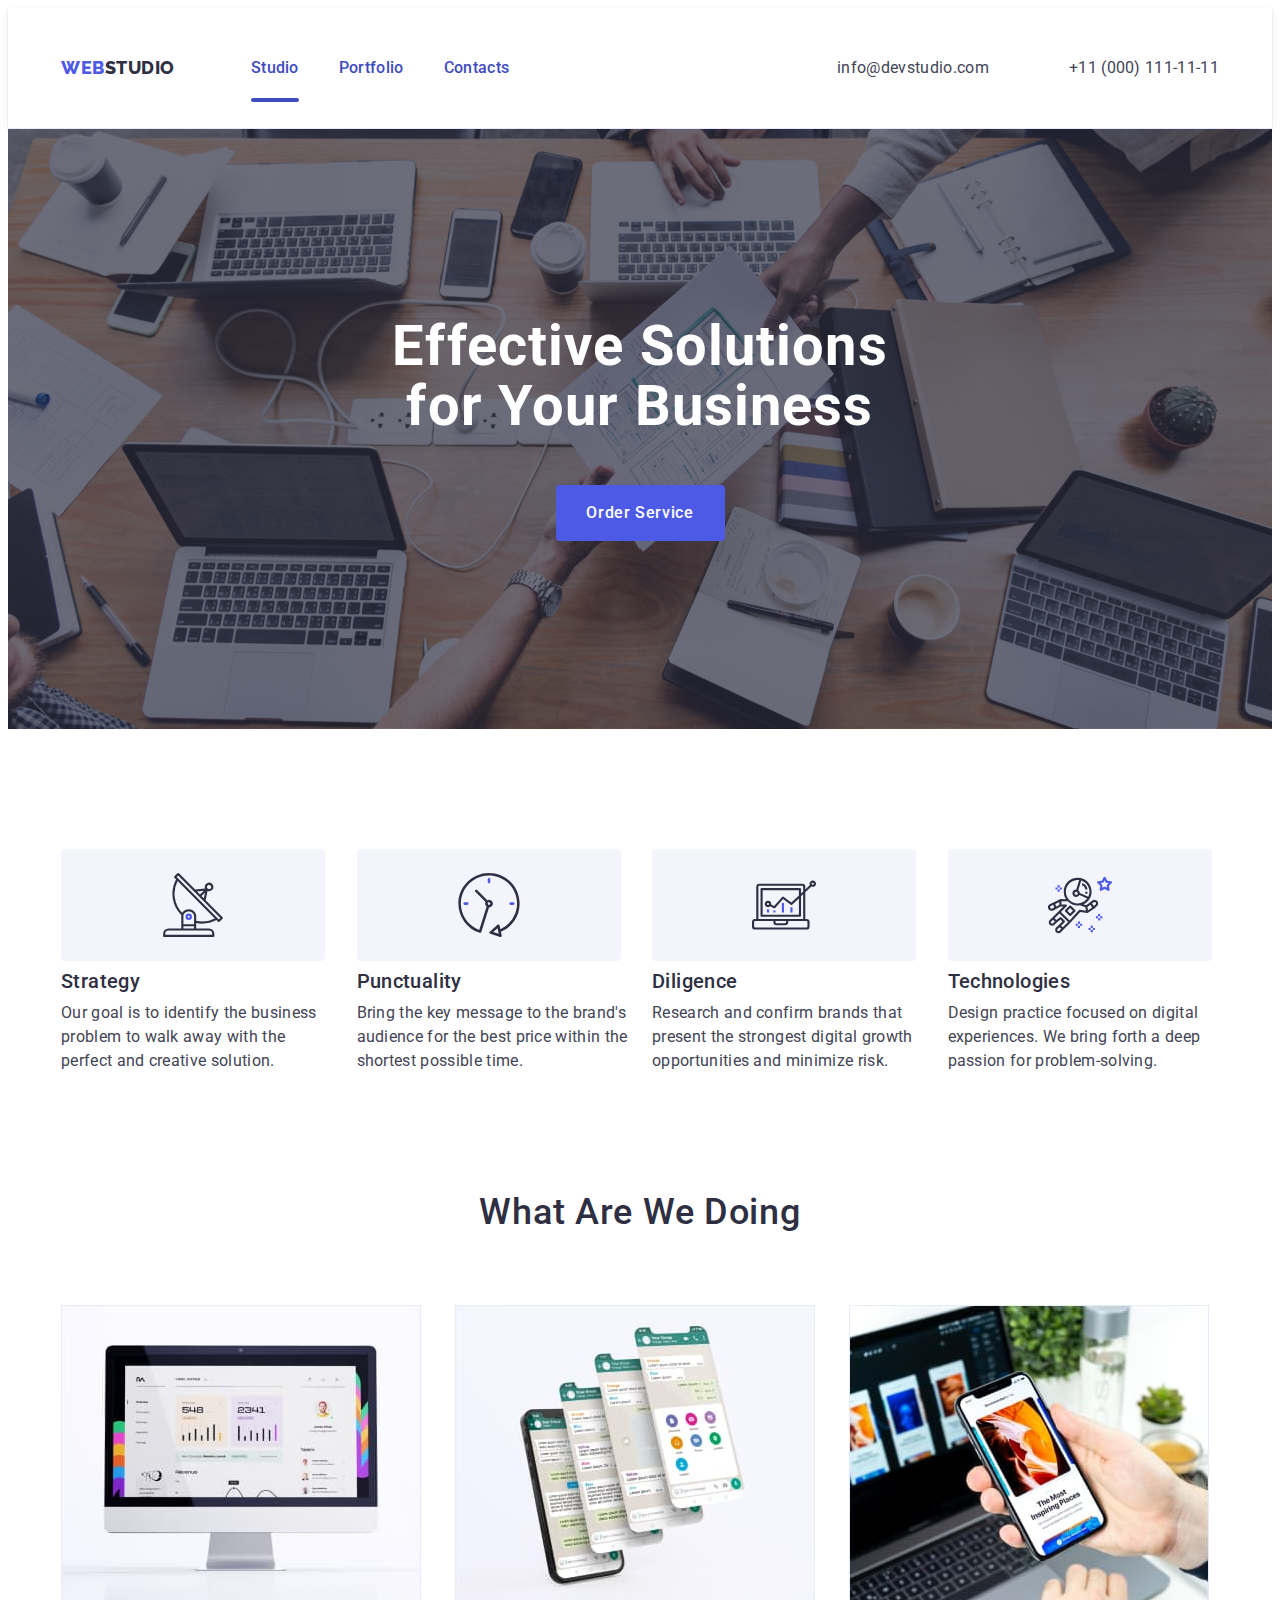
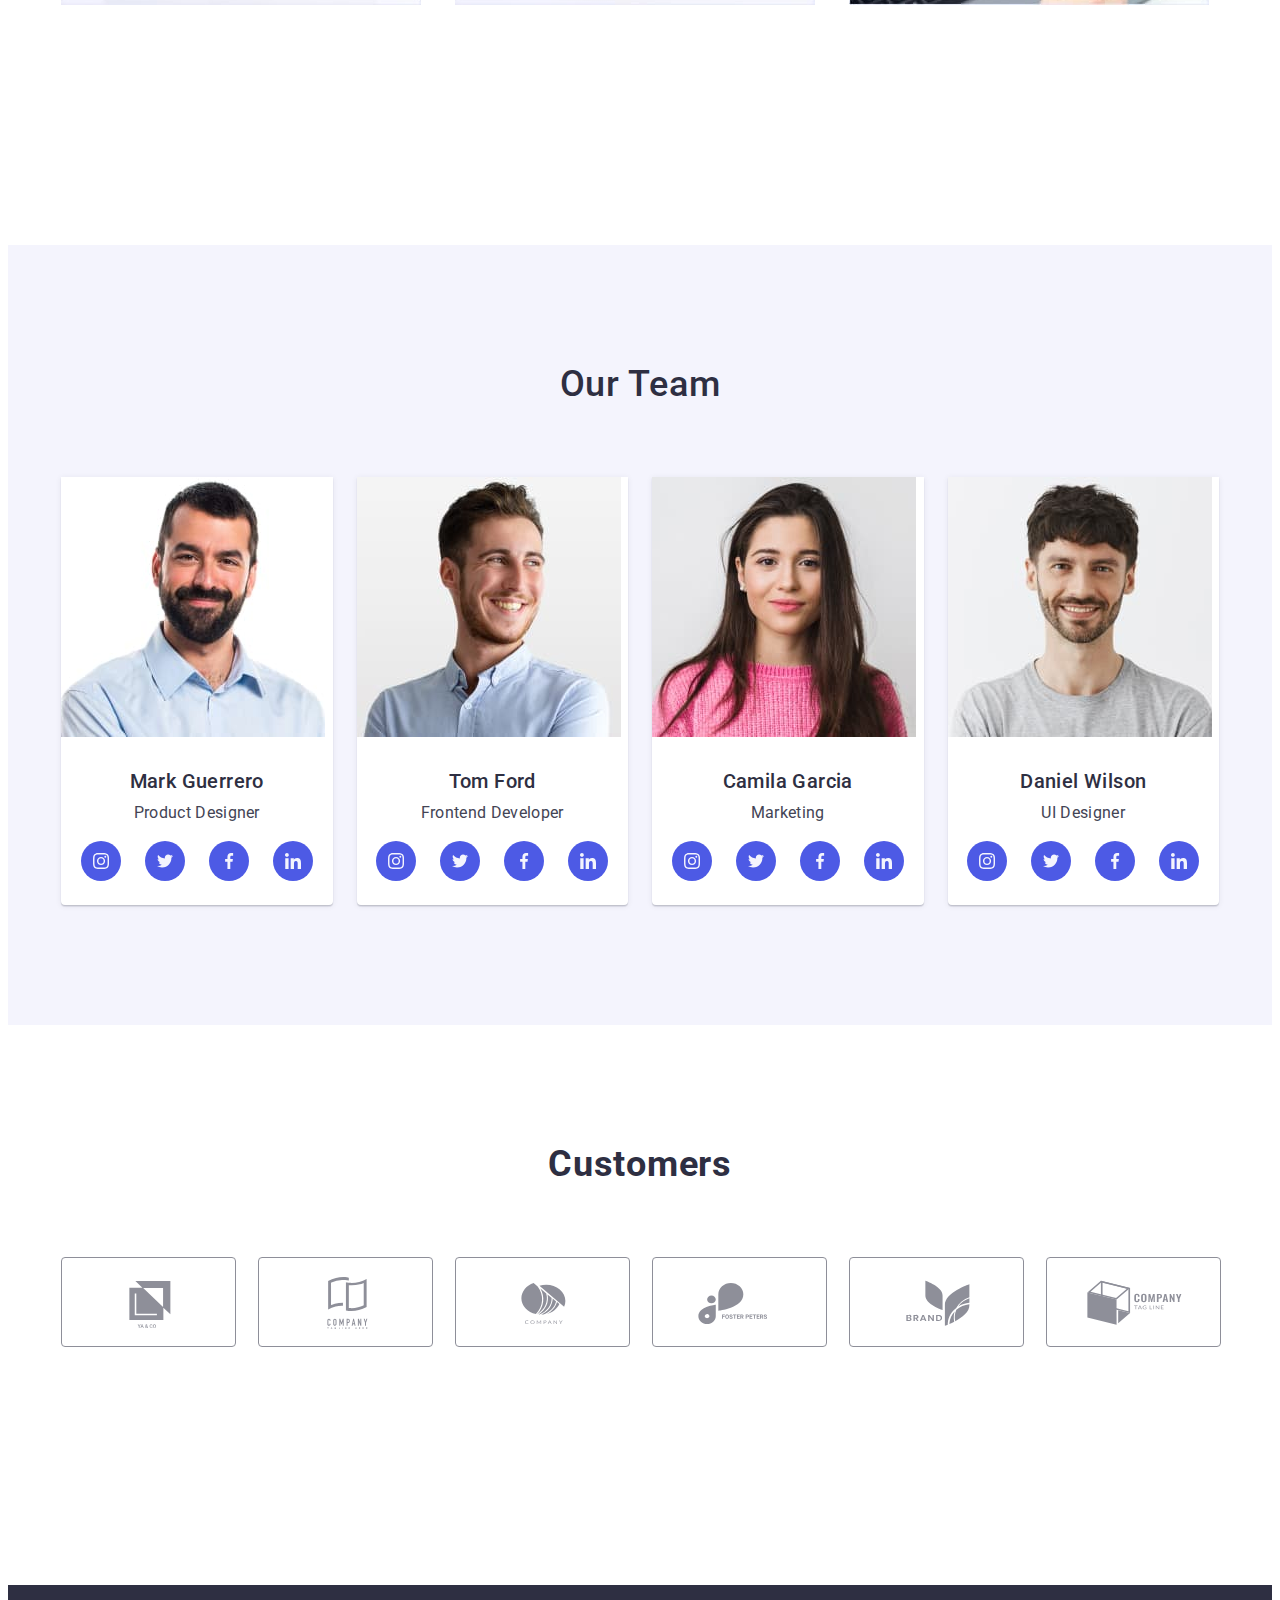
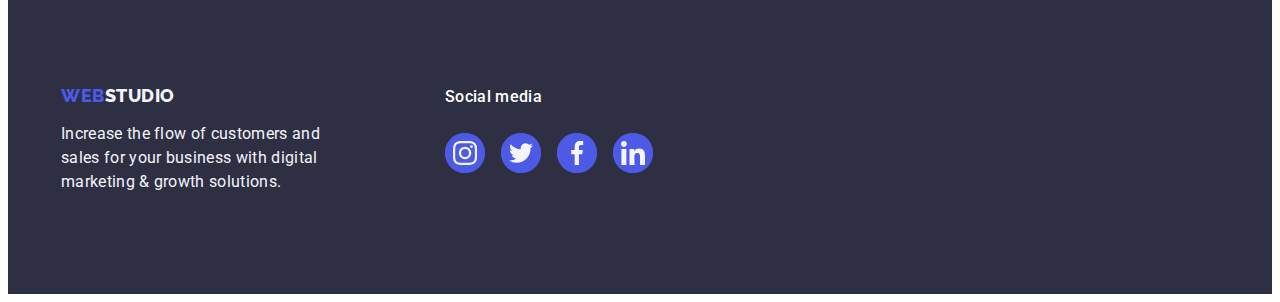
<file: index.html>
<!DOCTYPE html>
<html lang="en">
<head>
    <meta charset="UTF-8">
    <meta http-equiv="X-UA-Compatible" content="IE=edge">
    <meta name="viewport" content="width=device-width, initial-scale=1.0">
    <link rel="preconnect" href="https://fonts.googleapis.com">
    <link rel="preconnect" href="https://fonts.gstatic.com" crossorigin>
    <link href="https://fonts.googleapis.com/css2?family=Kalam:wght@700&family=Roboto:wght@400;500;700;900&display=swap"
        rel="stylesheet">
<link rel="preconnect" href="https://fonts.googleapis.com">
<link rel="preconnect" href="https://fonts.gstatic.com" crossorigin>
<link href="https://fonts.googleapis.com/css2?family=Raleway:wght@800&display=swap" rel="stylesheet">
    <title>Web-Studio-(Version-3.0)</title>
    <link rel="stylesheet" href="https://cdnjs.cloudflare.com/ajax/libs/modern-normalize/2.0.0/modern-normalize.min.css"
        integrity="sha512-4xo8blKMVCiXpTaLzQSLSw3KFOVPWhm/TRtuPVc4WG6kUgjH6J03IBuG7JZPkcWMxJ5huwaBpOpnwYElP/m6wg=="
        crossorigin="anonymous" referrerpolicy="no-referrer" />
    <link rel="stylesheet" href="./css/styles.css">
</head>
<body>
<header class="header">
    <div class="container header-container">
    <nav class="header-novigation">
        <a class="header-logo link" href="./index.html">Web<span class="logo-color">Studio</span></a>
        <ul class="header-menu list">
            <li class="header-menu-item"><a class="header-menu-link link  current" href="./index.html">Studio</a></li>
            <li class="header-menu-item"><a class="header-menu-link link" href="./portfolio.html">Portfolio</a></li>
            <li class="header-menu-item"><a class="header-menu-link link" href="">Contacts</a></li>
        </ul>
    </nav>
    <address class="header-address">
    <ul class="header-soc list">
        <li class="header-soc-item"><a class="header-soc-link link" href="mailto:info@devstudio.com">info@devstudio.com</a></li>
        <li class="header-soc-item"><a class="header-soc-link link" href="tel:+110001111111">+11 (000) 111-11-11</a></li>
    </ul>
</address>
</div>
</header>

<main>
    <section class="hero">
        <div class="container hero-container">
        <h1 class="hero-title">Effective Solutions for Your Business</h1>
        <button type="button" class="hero-btn" data-modal-open>Order Service</button>
        </div>
    </section>
    <section class="adventages">
        <div class="container">
      <h2 class="visually-hidden">Advantages</h2>
        <ul class="adventages-list list">
            <li class="adventages-item">
                <div class="adventages-item-block">
                    <svg class="adventages-item-icon" width="64" height="64">
                        <use href="./images/icons.svg#icon-antenna"></use>
                    </svg>
                </div>
                <h3 class="adventages-subtitle section-subtitle">Strategy</h3>
                <p class="adventages-item-text sektion-text">Our goal is to identify the business
                problem to walk away with the perfect and creative solution.</p>
            </li>
            <li class="adventages-item">
                <div class="adventages-item-block">
                    <svg class="adventages-item-icon" width="64" height="64">
                        <use href="./images/icons.svg#icon-clock"></use>
                    </svg>
                </div>
                <h3 class="adventages-subtitle section-subtitle">Punctuality</h3>
                <p class="adventages-item-text sektion-text">Bring the key message to the brand's audience for the best price within the shortest possible time.</p>
            </li>
            <li class="adventages-item">
                <div class="adventages-item-block">
                    <svg class="adventages-item-icon" width="64" height="64">
                        <use href="./images/icons.svg#icon-diagram"></use>

                    </svg>
                </div>
                <h3 class="adventages-subtitle section-subtitle">Diligence</h3>
                <p class="adventages-item-text sektion-text">Research and confirm brands that present the strongest digital growth opportunities and minimize risk.</p>
            </li>
            <li class="adventages-item">
                <div class="adventages-item-block">
                    <svg class="adventages-item-icon" width="64" height="64">
                        <use href="./images/icons.svg#icon-astronaut"></use>
                    </svg>
                </div>
                <h3 class="adventages-subtitle section-subtitle">Technologies</h3>
                <p class="adventages-item-text sektion-text">Design practice focused on digital experiences. We bring forth a deep passion for problem-solving.</p>
            </li>
        </ul>
        </div>
    </section>
    <section class="doinges">
        <div class="container">
        <h2 class="doinges-title sektion-title">What are we doing</h2>
        <ul class="doinges-list list">
            <li class="doinges-item">
                <img src="./images/img0.jpg" alt="monitor" width="360"  height="300">
            </li>
            <li class="doinges-item">
                <img src="./images/img1.jpg" alt="telephone" width="360" height="300">
            </li>
            <li class="doinges-item">
                <img src="./images/img2.jpg" alt="computer and phone" width="360" height="300">
            </li>
        </ul>
        </div>
    </section>
<section class="team">
    <div class="container">
    <h2 class="team-title sektion-title">Our Team</h2>

        <ul class="team-list list">
            
            <li class="team-item">
                <img src="./images/img3.jpg" alt="product designer" width="264" height="260">
            <div class="employees">
                    <h3 class="team-subtitle section-subtitle">Mark Guerrero</h3>
                        <p class="team-text sektion-text">Product Designer</p>                        
                            <ul class="team-list-icon">
                                <li class="team-item-icon">
                            <a class="team-soc" href="" aria-label="instagram" target="_blank" rel="noopener no-referrer">
                                    <svg class="team-icon" width="16" height="16">
                                        <use href="./images/icons.svg#icon-instagram"></use>
                                    </svg>                   
                                </a>
                                </li>
                            <li class="team-item-icon">
                                <a class="team-soc" href="" aria-label="twitter" target="_blank" rel="noopener no-referrer">
                                    <svg class="team-icon" width="16" height="16">
                                        <use href="./images/icons.svg#icon-twitter"></use>
                                    </svg>
                                </a>
                            </li>
                            <li class="team-item-icon">
                                <a class="team-soc" href="" aria-label="facebook" target="_blank" rel="noopener no-referrer">
                                    <svg class="team-icon" width="16" height="16">
                                        <use href="./images/icons.svg#icon-facebook"></use>
                                    </svg>
                                </a>
                            </li>
                                <li class="team-item-icon">
                                    <a class="team-soc" href="" aria-label="linkedin" target="_blank" rel="noopener no-referrer">
                                        <svg class="team-icon" width="16" height="16">
                                            <use href="./images/icons.svg#icon-linkedin"></use>
                                        </svg>
                                    </a>
                                </li>
                            </ul>                       
                    </div>
            </li>
            <li class="team-item">
                <img src="./images/img4.jpg" alt="frontent develeper" width="264" height="260">
                <div class="employees">
                    <h3 class="team-subtitle section-subtitle">Tom Ford</h3>
                        <p class="team-text sektion-text">Frontend Developer</p>
<ul class="team-list-icon">
    <li class="team-item-icon">
        <a class="team-soc" href="" aria-label="instagram" target="_blank" rel="noopener no-referrer">
            <svg class="team-icon" width="16" height="16">
                <use href="./images/icons.svg#icon-instagram"></use>
            </svg>
        </a>
    </li>
    <li class="team-item-icon">
        <a class="team-soc" href="" aria-label="twitter" target="_blank" rel="noopener no-referrer">
            <svg class="team-icon" width="16" height="16">
                <use href="./images/icons.svg#icon-twitter"></use>
            </svg>
        </a>
    </li>
    <li class="team-item-icon">
        <a class="team-soc" href="" aria-label="facebook" target="_blank" rel="noopener no-referrer">
            <svg class="team-icon" width="16" height="16">
                <use href="./images/icons.svg#icon-facebook"></use>
            </svg>
        </a>
    </li>
    <li class="team-item-icon">
        <a class="team-soc" href="" aria-label="linkedin" target="_blank" rel="noopener no-referrer">
            <svg class="team-icon" width="16" height="16">
                <use href="./images/icons.svg#icon-linkedin"></use>
            </svg>
        </a>
    </li>
</ul>
                        </div>
            </li>
            <li class="team-item">
                <img src="./images/img5.jpg" alt="marketing" width="264" height="260" >
            <div class="employees">
                    <h3 class="team-subtitle section-subtitle">Camila Garcia</h3>
                    <p class="team-text sektion-text">Marketing</p>
<ul class="team-list-icon">
    <li class="team-item-icon">
        <a class="team-soc" href="" aria-label="instagram" target="_blank" rel="noopener no-referrer">
            <svg class="team-icon" width="16" height="16">
                <use href="./images/icons.svg#icon-instagram"></use>
            </svg>
        </a>
    </li>
    <li class="team-item-icon">
        <a class="team-soc" href="" aria-label="twitter" target="_blank" rel="noopener no-referrer">
            <svg class="team-icon" width="16" height="16">
                <use href="./images/icons.svg#icon-twitter"></use>
            </svg>
        </a>
    </li>
    <li class="team-item-icon">
        <a class="team-soc" href="" aria-label="facebook" target="_blank" rel="noopener no-referrer">
            <svg class="team-icon" width="16" height="16">
                <use href="./images/icons.svg#icon-facebook"></use>
            </svg>
        </a>
    </li>
    <li class="team-item-icon">
        <a class="team-soc" href="" aria-label="linkedin" target="_blank" rel="noopener no-referrer">
            <svg class="team-icon" width="16" height="16">
                <use href="./images/icons.svg#icon-linkedin"></use>
            </svg>
        </a>
    </li>
</ul>
                    </div>
            </li>
            <li class="team-item">
                <img src="./images/img6.jpg" alt="ui designer" width="264" height="260">
            <div class="employees">
                    <h3 class="team-subtitle section-subtitle">Daniel Wilson</h3>
                        <p class="team-text sektion-text">UI Designer</p>
<ul class="team-list-icon">
    <li class="team-item-icon">
        <a class="team-soc" href="" aria-label="instagram" target="_blank" rel="noopener no-referrer">
            <svg class="team-icon" width="16" height="16">
                <use href="./images/icons.svg#icon-instagram"></use>
            </svg>
        </a>
    </li>
    <li class="team-item-icon">
        <a class="team-soc" href="" aria-label="twitter" target="_blank" rel="noopener no-referrer">
            <svg class="team-icon" width="16" height="16">
                <use href="./images/icons.svg#icon-twitter"></use>
            </svg>
        </a>
    </li>
    <li class="team-item-icon">
        <a class="team-soc" href="" aria-label="facebook" target="_blank" rel="noopener no-referrer">
            <svg class="team-icon" width="16" height="16">
                <use href="./images/icons.svg#icon-facebook"></use>
            </svg>
        </a>
    </li>
    <li class="team-item-icon">
        <a class="team-soc" href="" aria-label="linkedin" target="_blank" rel="noopener no-referrer">
            <svg class="team-icon" width="16" height="16">
                <use href="./images/icons.svg#icon-linkedin"></use>
            </svg>
        </a>
    </li>
</ul>
                        </div>
            </li>
            
        </ul>
        </div>
       
</section>
<section class="customers">
    <div class="container">
<h2 class="customers-title sektion-title">Customers</h2>
<ul class="customers-list-icon">
    <li class="customers-item-icon">
                    <a class="customers-soc" href="" aria-label="linkedin" target="_blank" rel="noopener no-referrer">
                    <svg class="customers-icon" width="104" height="56">
                        <use href="./images/icons.svg#icon-Logo"></use>
                    </svg>
                    </a>
                </li>
                    <li class="customers-item-icon">
                    <a class="customers-soc" href="" aria-label="linkedin" target="_blank" rel="noopener no-referrer">
                    <svg class="customers-icon" width="104" height="56">
                        <use href="./images/icons.svg#icon-Logo-a"></use>
                    </svg>
                    </a>
                </li>
                <li class="customers-item-icon">
                    <a class="customers-soc" href="" aria-label="linkedin" target="_blank" rel="noopener no-referrer">
                    <svg class="customers-icon" width="104" height="56">
                        <use href="./images/icons.svg#icon-Logo-b"></use>
                    </svg>
                    </a>
                </li>
                    <li class="customers-item-icon">
                    <a class="customers-soc" href="" aria-label="linkedin" target="_blank" rel="noopener no-referrer">
                    <svg class="customers-icon" width="104" height="56">
                        <use href="./images/icons.svg#icon-Logo-c"></use>
                    </svg>
                    </a>
                </li>
                <li class="customers-item-icon">
                    <a class="customers-soc" href="" aria-label="linkedin" target="_blank" rel="noopener no-referrer">
                        <svg class="customers-icon" width="104" height="56">
                            <use href="./images/icons.svg#icon-Logo-d"></use>
                        </svg>
                    </a>
                </li>
                <li class="customers-item-icon">
                    <a class="customers-soc" href="" aria-label="linkedin" target="_blank" rel="noopener no-referrer">
                        <svg class="customers-icon" width="104" height="56">
                            <use href="./images/icons.svg#icon-Logo-e"></use>
                        </svg>
                    </a>
                </li>
</ul>
    </div>
</section>
</main>

<footer class="finish">
    <div class="container finish-container">
  <div class="finish-bloc-logo">     
<a class="finish-logo link" href="./index.html">Web<span class="logo-color">Studio</span></a>

  <p class="finish-text sektion-text">Increase the flow of customers and sales for your business with digital marketing & growth solutions.</p>
</div>
<div class="finish-bloc-soc">
<p class="finish-text-soc sektion-text">Social media</p>
<ul class="finish-list-icon">
    <li class="finish-item-icon">
        <a class="finish-soc" href="" aria-label="instagram" target="_blank" rel="noopener no-referrer">
            <svg class="finish-icon" width="24" height="24">
                <use href="./images/icons.svg#icon-instagram"></use>
            </svg>
        </a>
    </li>
    <li class="finish-item-icon">
        <a class="finish-soc" href="" aria-label="twitter" target="_blank" rel="noopener no-referrer">
            <svg class="finish-icon" width="24" height="24">
                <use href="./images/icons.svg#icon-twitter"></use>
            </svg>
        </a>
    </li>
    <li class="finish-item-icon">
        <a class="finish-soc" href="" aria-label="facebook" target="_blank" rel="noopener no-referrer">
            <svg class="finish-icon" width="24" height="24">
                <use href="./images/icons.svg#icon-facebook"></use>
            </svg>
        </a>
    </li>
    <li class="finish-item-icon">
        <a class="finish-soc" href="" aria-label="linkedin" target="_blank" rel="noopener no-referrer">
            <svg class="finish-icon" width="24" height="24">
                <use href="./images/icons.svg#icon-linkedin"></use>
            </svg>
        </a>
    </li>
</ul>
</div>
</div>
</footer>
<div class="backdrop is-hidden" data-modal>
    <div class="modal">
        <button type="button" class="modal-btn" data-modal-close>
                <svg class="backdrop-icon" width="8" height="8">
                    <use href="./images/icons.svg#icon-close"></use>
                    </svg>
                    </button>
                    </div>
                    </div>
                    <script src="./js/modal.js"></script>
</body>
</html>
</file>
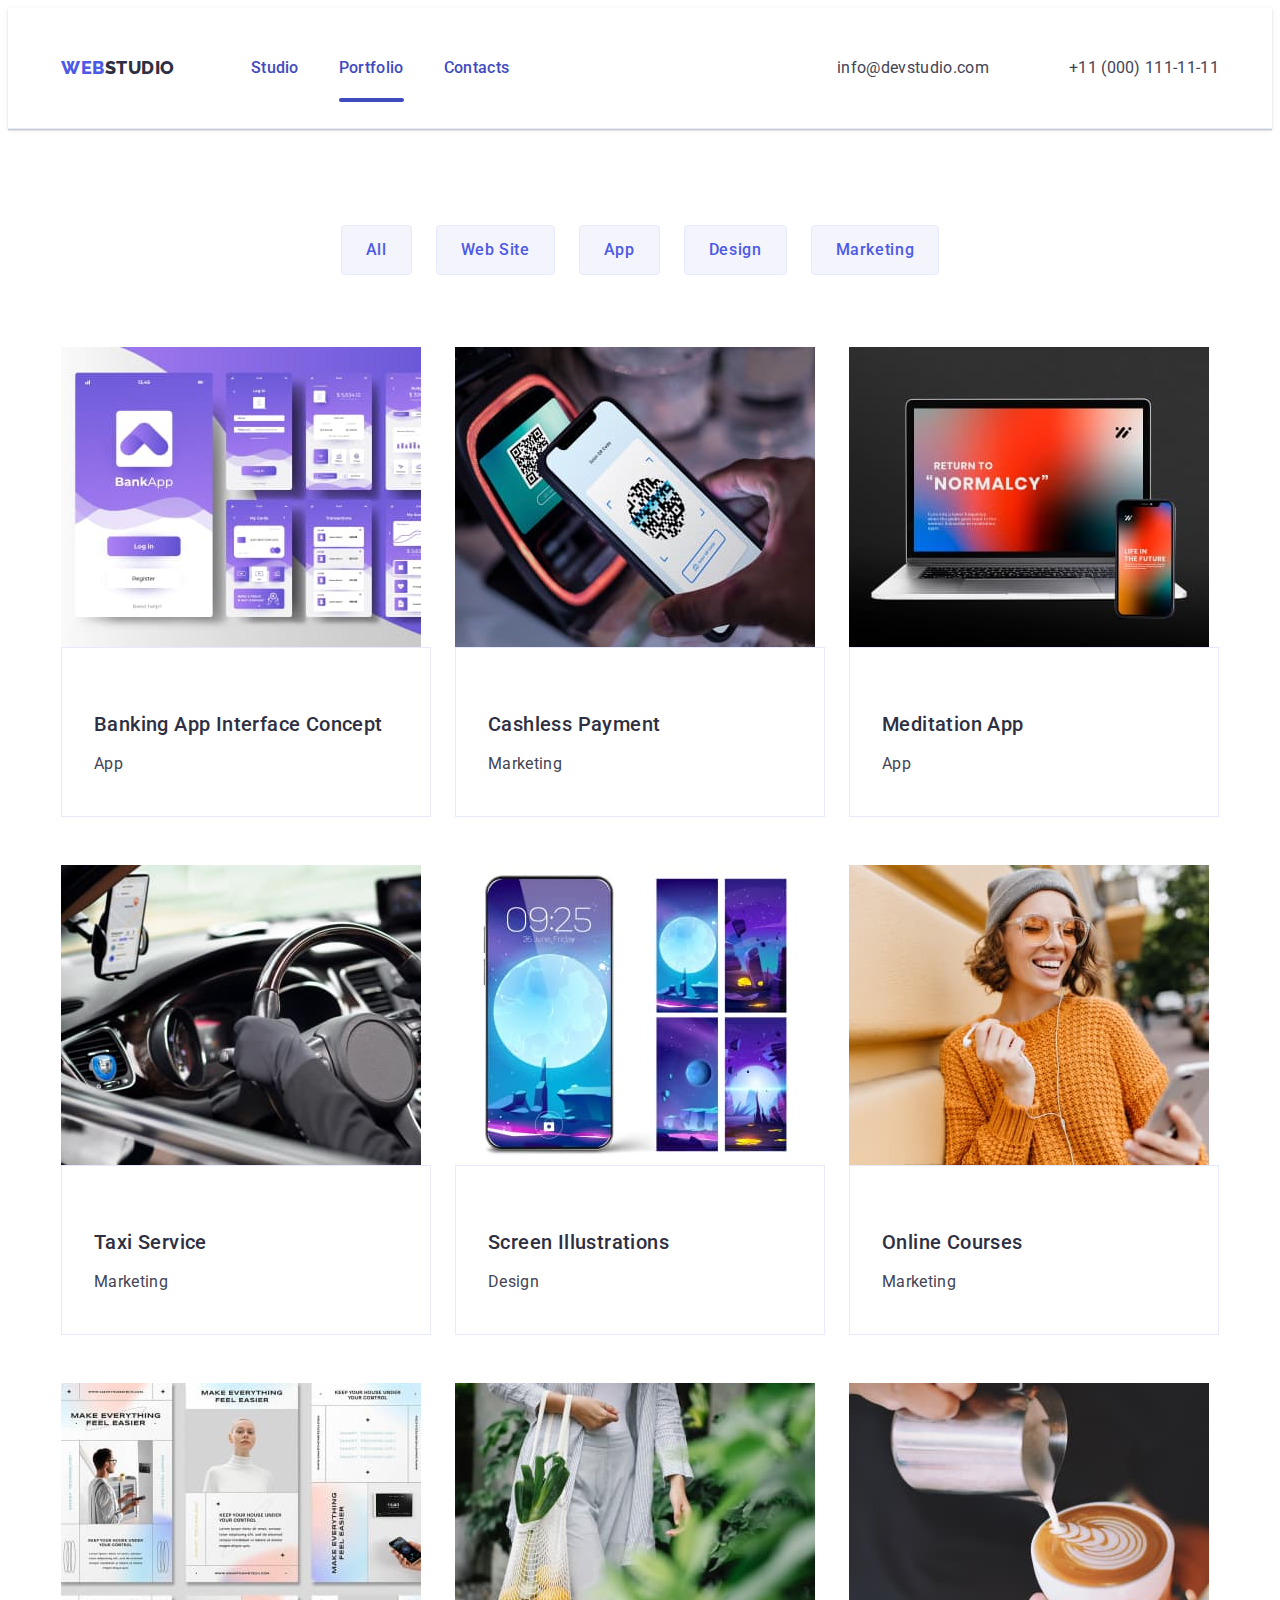
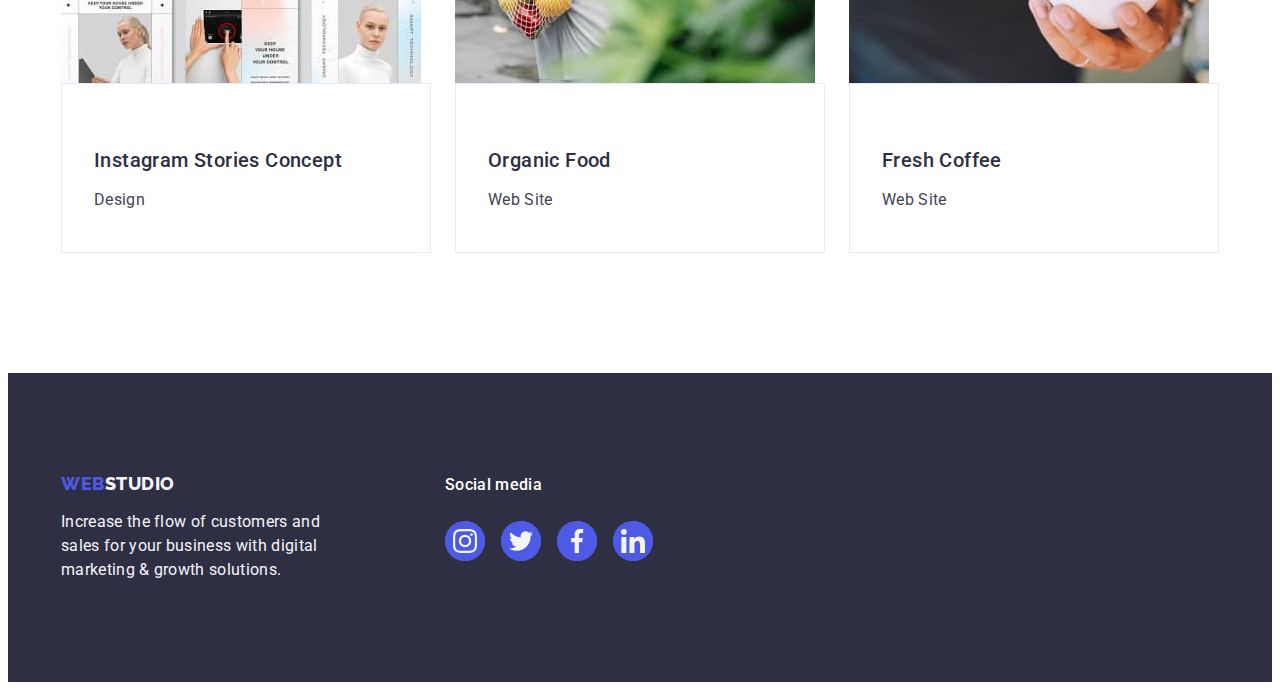
<file: portfolio.html>
<!DOCTYPE html>
<html lang="en">

<head>
    <meta charset="UTF-8">
    <meta http-equiv="X-UA-Compatible" content="IE=edge">
    <meta name="viewport" content="width=device-width, initial-scale=1.0">
    <link rel="preconnect" href="https://fonts.googleapis.com">
    <link rel="preconnect" href="https://fonts.gstatic.com" crossorigin>
    <link href="https://fonts.googleapis.com/css2?family=Kalam:wght@700&family=Roboto:wght@400;500;700;900&display=swap"
        rel="stylesheet">
<link rel="preconnect" href="https://fonts.googleapis.com">
<link rel="preconnect" href="https://fonts.gstatic.com" crossorigin>
<link href="https://fonts.googleapis.com/css2?family=Raleway:wght@800&display=swap" rel="stylesheet">
    <title>Web-Studio-(Version-3.0)</title>
    <link rel="stylesheet" href="https://cdnjs.cloudflare.com/ajax/libs/modern-normalize/2.0.0/modern-normalize.min.css"
        integrity="sha512-4xo8blKMVCiXpTaLzQSLSw3KFOVPWhm/TRtuPVc4WG6kUgjH6J03IBuG7JZPkcWMxJ5huwaBpOpnwYElP/m6wg=="
        crossorigin="anonymous" referrerpolicy="no-referrer" />
    <link rel="stylesheet" href="./css/styles.css">
</head>

<body>
    <header class="header">
       <div class="container header-container">
        <nav class="header-novigation">
            <a class="header-logo link" href="./index.html">Web<span class="logo-color">Studio</span></a>
            <ul class="header-menu list">
                <li class="header-menu-item"><a class="header-menu-link link" href="./index.html">Studio</a></li>
                <li class="header-menu-item"><a class="header-menu-link link current" href="./portfolio.html">Portfolio</a></li>
                <li class="header-menu-item"><a class="header-menu-link link" href="">Contacts</a></li>
            </ul>
        </nav>
        <address class="header-address">
            <ul class="header-soc list">
                <li class="header-soc-item"><a class="header-soc-link link" href="mailto:info@devstudio.com">info@devstudio.com</a></li>
                <li class="header-soc-item"><a class="header-soc-link link" href="tel:+110001111111">+11 (000) 111-11-11</a></li>
            </ul>
        </address>
        </div>
    </header>

    <main>  
      <section class="location">
       <div class="container">
        <h1 class="visually-hidden">Location</h1> 
        <ul class="location-list list">
            <li class="location-item"><button type="button" class="location-btn">All</button></li>
            <li class="location-item"><button type="button" class="location-btn">Web Site</button></li>
            <li class="location-item"><button type="button" class="location-btn">App</button></li>
            <li class="location-item"><button type="button" class="location-btn">Design</button></li>
            <li class="location-item"><button type="button" class="location-btn">Marketing</button></li>
        </ul> 
        <ul class="directions-list list">
            
            <li class="directions-item">
                <a class="directions-item-jpg link" href="" >
                    <div class="directions-card-wrapper">
                    <img src="./images/img7.jpg" alt="banking app" width="360" height="300" class="directions-item-img">
                    <p class="overlay">
                        14 Stylish and User-Friendly App Design Concepts · Task
                        Manager App · Calorie Tracker App · Exotic Fruit Ecommerce
                        App · Cloud Storage App
                    </p>
                    </div>
                    <div class="directions-img"> 
                    <h2 class="directions-subtitle section-subtitle">Banking App Interface Concept</h2>
                        <p class="directions-text sektion-text">App</p>           
                        </div>
                        </a>
            </li>
            <li class="directions-item">
            <a class="directions-item-jpg link" href="">
                <div class="directions-card-wrapper">
                    <img src="./images/img8.jpg" alt="banking app" width="360" height="300" class="directions-item-img">
                    <p class="overlay">
                        14 Stylish and User-Friendly App Design Concepts · Task
                        Manager App · Calorie Tracker App · Exotic Fruit Ecommerce
                        App · Cloud Storage App
                    </p>
                </div>
                <div class="directions-img">
                    <h2 class="directions-subtitle section-subtitle">Cashless Payment</h2>
                        <p class="directions-text sektion-text">Marketing</p> 
                        </div>
                        </a>
                   
            </li>
            <li class="directions-item">   
                <a class="directions-item-jpg link" href="">
                    <div class="directions-card-wrapper">
                        <img src="./images/img9.jpg" alt="banking app" width="360" height="300" class="directions-item-img">
                        <p class="overlay">
                            14 Stylish and User-Friendly App Design Concepts · Task
                            Manager App · Calorie Tracker App · Exotic Fruit Ecommerce
                            App · Cloud Storage App
                        </p>
                    </div>
                <div class="directions-img">
                    <h2 class="directions-subtitle section-subtitle">Meditation App</h2>
                        <p class="directions-text sektion-text">App</p>
                        </div>
                        </a>              
            </li>
            <li class="directions-item">
            <a class="directions-item-jpg link" href="">
                <div class="directions-card-wrapper">
                    <img src="./images/img10.jpg" alt="banking app" width="360" height="300" class="directions-item-img">
                    <p class="overlay">
                        14 Stylish and User-Friendly App Design Concepts · Task
                        Manager App · Calorie Tracker App · Exotic Fruit Ecommerce
                        App · Cloud Storage App
                    </p>
                </div>
                <div class="directions-img">
                    <h2 class="directions-subtitle section-subtitle">Taxi Service</h2>
                        <p class="directions-text sektion-text">Marketing</p>
                        </div>
                        </a>
                       
            </li>
            <li class="directions-item">
            <a class="directions-item-jpg link" href="">
                <div class="directions-card-wrapper">
                    <img src="./images/img11.jpg" alt="banking app" width="360" height="300" class="directions-item-img">
                    <p class="overlay">
                        14 Stylish and User-Friendly App Design Concepts · Task
                        Manager App · Calorie Tracker App · Exotic Fruit Ecommerce
                        App · Cloud Storage App
                    </p>
                </div>
                <div class="directions-img">
                    <h2 class="directions-subtitle section-subtitle">Screen Illustrations</h2>
                        <p class="directions-text sektion-text">Design</p>
                        </div>
                        </a>
                       
            </li>
            <li class="directions-item">
            <a class="directions-item-jpg link" href="">
                <div class="directions-card-wrapper">
                    <img src="./images/img12.jpg" alt="banking app" width="360" height="300" class="directions-item-img">
                    <p class="overlay">
                        14 Stylish and User-Friendly App Design Concepts · Task
                        Manager App · Calorie Tracker App · Exotic Fruit Ecommerce
                        App · Cloud Storage App
                    </p>
                </div>
                <div class="directions-img">
                    <h2 class="directions-subtitle section-subtitle">Online Courses</h2>
                        <p class="directions-text sektion-text">Marketing</p>
                        </div>
                        </a>          
            </li>
            <li class="directions-item">
            <a class="directions-item-jpg link" href="">
                <div class="directions-card-wrapper">
                    <img src="./images/img13.jpg" alt="banking app" width="360" height="300" class="directions-item-img">
                    <p class="overlay">
                        14 Stylish and User-Friendly App Design Concepts · Task
                        Manager App · Calorie Tracker App · Exotic Fruit Ecommerce
                        App · Cloud Storage App
                    </p>
                </div>
                <div class="directions-img">
                    <h2 class="directions-subtitle section-subtitle">Instagram Stories Concept</h2>
                        <p class="directions-text sektion-text">Design</p>
                        </div>
                        </a>
                        </li>
            
            <li class="directions-item">
            <a class="directions-item-jpg link" href="">
                <div class="directions-card-wrapper">
                    <img src="./images/img14.jpg" alt="banking app" width="360" height="300" class="directions-item-img">
                    <p class="overlay">
                        14 Stylish and User-Friendly App Design Concepts · Task
                        Manager App · Calorie Tracker App · Exotic Fruit Ecommerce
                        App · Cloud Storage App
                    </p>
                </div>
            <div class="directions-img">
                    <h2 class="directions-subtitle section-subtitle">Organic Food</h2>
                        <p class="directions-text sektion-text">Web Site</p>
                        </div>
                        </a>
                       
            </li>
            <li class="directions-item">
<a class="directions-item-jpg link" href="">
    <div class="directions-card-wrapper">
        <img src="./images/img15.jpg" alt="banking app" width="360" height="300" class="directions-item-img">
        <p class="overlay">
            14 Stylish and User-Friendly App Design Concepts · Task
            Manager App · Calorie Tracker App · Exotic Fruit Ecommerce
            App · Cloud Storage App
        </p>
    </div>
            <div class="directions-img">
                    <h2 class="directions-subtitle section-subtitle">Fresh Coffee</h2>
                        <p class="directions-text sektion-text">Web Site</p>
                        </div>
                        </a>
                        
            </li>
            </ul>
        </div>
        
       
       </section>
    </main>

<footer class="finish">
    <div class="container finish-container">
        <div class="finish-bloc-logo">
            <a class="finish-logo link" href="./index.html">Web<span class="logo-color">Studio</span></a>

            <p class="finish-text sektion-text">Increase the flow of customers and sales for your business with digital
                marketing & growth solutions.</p>
        </div>
        <div class="finish-bloc-soc">
            <p class="finish-text-soc sektion-text">Social media</p>
            <ul class="finish-list-icon">
                <li class="finish-item-icon">
                    <a class="finish-soc" href="" aria-label="instagram" target="_blank" rel="noopener no-referrer">
                        <svg class="finish-icon" width="24" height="24">
                            <use href="./images/icons.svg#icon-instagram"></use>
                        </svg>
                    </a>
                </li>
                <li class="finish-item-icon">
                    <a class="finish-soc" href="" aria-label="twitter" target="_blank" rel="noopener no-referrer">
                        <svg class="finish-icon" width="24" height="24">
                            <use href="./images/icons.svg#icon-twitter"></use>
                        </svg>
                    </a>
                </li>
                <li class="finish-item-icon">
                    <a class="finish-soc" href="" aria-label="facebook" target="_blank" rel="noopener no-referrer">
                        <svg class="finish-icon" width="24" height="24">
                            <use href="./images/icons.svg#icon-facebook"></use>
                        </svg>
                    </a>
                </li>
                <li class="finish-item-icon">
                    <a class="finish-soc" href="" aria-label="linkedin" target="_blank" rel="noopener no-referrer">
                        <svg class="finish-icon" width="24" height="24">
                            <use href="./images/icons.svg#icon-linkedin"></use>
                        </svg>
                    </a>
                </li>
            </ul>
        </div>
    </div>
</footer>

</body>

</html>
</file>
<file: css/styles.css>
:root {
    --main-text-color: #2E2F42;
    --second-text-colorr: #434455;
    --transition: 250ms cubic-bezier(0.4, 0, 0.2, 1); 
}
body {
font-family: 'Roboto', sans-serif;
color: #434455;
background-color: #FFFFFF;
}
p, h1,h2,h3,h4,h5,h6 {
    margin-top: 0;
    margin-bottom: 0;
}

a {
    text-decoration: none;
}
ul {
    list-style-type: none;
    margin-top: 0;
    margin-bottom: 0;
    padding-left: 0;
}
img {
display: block;
max-width: 100%;
}
.visually-hidden {
    position: absolute;
    width: 1px;
    height: 1px;
    margin: -1px;
    border: 0;
    padding: 0;
    white-space: nowrap;
    clip-path: inset(100%);
    clip: rect(0 0 0 0);
    overflow: hidden;
}
.link {
 text-decoration: none;
}
 .list {
    list-style: none;
 }
.container {
    width: 100%;
    max-width: 1158px;
    padding-left: 15px;
    padding-right: 15px;
    margin: 0 auto;
    /* outline: 2px solid red; */
} 


.sektion-title {
font-weight: 500;
    font-size: 36px;
    line-height: 1.11;
    text-align: center;
    letter-spacing: 0.02em;
    color: var(--main-text-color);
    text-transform: capitalize;
}
.section-subtitle {
font-weight: 500;
    font-size: 20px;
    line-height: 1.20;
    letter-spacing: 0.02em;
    color: var(--main-text-color);
}
.sektion-text {
    font-size: 16px;
        line-height: 1.50;
        letter-spacing: 0.02em;
        color: var(--second-text-colorr);
}
 /* ---------HEADER---------- */
.header {
    overflow: auto;
    border-bottom: 1px solid #e7e9fc;
    padding: 24px 0;
    box-shadow:0px 2px 1px rgba(46, 47, 66, 0.08),
        0px 1px 1px rgba(46, 47, 66, 0.16),
        0px 1px 6px rgba(46, 47, 66, 0.08);
}
.header-menu {
    display: flex;
    gap: 40px;
}
.header-soc {
    display: flex;
    gap: 40px;
}
.header-novigation {
    display: flex;
    align-items: center;
}
.header-container {
display: flex;
}
 .header-logo {
    font-family: "Raleway", sans-serif;
        font-weight: 800;
        font-size: 18px;
        line-height: 1.17;
        letter-spacing: 0.03em;
        text-transform: uppercase;
        color: #4D5AE5;
        display: flex;
        margin-right: 76px;
 }
.logo-color {
color: #2e2f42;
}
.header-novigation {
    list-style: none;
margin: auto 0;
}
.header-menu-item {
font-weight: 500;
    font-size: 16px;
    line-height: 1.5;
    letter-spacing: 0.02em;
    color:var(--main-text-color);
    gap: 40px;
   
}
.header-menu-link {
    color: #404bbf;
    padding: 24px 0;
    transition: color var(--transition);

}

.header-menu-link:is(:hover, :focus) {
    color: #404bbf;
}

.header-soc-link {
    letter-spacing: 0.02em;
    color: #434455;
    padding-left: 40px;
    transition: color  var(--transition);
}
.header-soc-link:is(:hover, :focus) {
    color: #404bbf;
}
.current {
position: relative;
}
.current::after {
content: "";
position: absolute;
border-radius: 2px;
left: 0;
bottom: -1px;
width: 100%;
height: 4px;
background-color: #404bbf;

}

.header-address {
    margin-left: auto;
    font-style: normal;
   
}
.header-soc-item {
    line-height: 1.5;
    letter-spacing: 0.02em;
    color:var(--second-text-colorr);
    padding: 24px 0;
}

/* ---------HERO1---------- */
.hero{
    padding: 188px 0;
max-width: 1440px;
    /* display: block; */
background: #2E2F42;
background-image: linear-gradient(rgba(46, 47, 66, 0.7),
    rgba(46, 47, 66, 0.7)), url(../images/people-office.jpg);
    background-repeat: no-repeat;
    background-position: center;
    background-size: cover;
margin-right: auto;
    margin-left: auto;
}
.hero-container {

}

.hero-title {
    font-weight: 700;
    font-size: 56px;
    line-height: 1.07;
    text-align: center;
    letter-spacing: 0.02em;
    color: #FFFFFF;
    max-width: 496px;
    margin-bottom: 48px;
    margin-left: auto;
    margin-right: auto;
}
.hero-btn {
    font-family: "Roboto",
        sans-serif;
        border: none;
    font-weight: 500;
    font-size: 16px;
    line-height: 1.50;
    letter-spacing: 0.04em;
    color: #FFFFFF;
    background: #4D5AE5;
    cursor: pointer;
    border-radius: 4px;
    min-width: 169px;
    height: 56px;
    display: block;
    margin-left: auto;
    margin-right: auto;
    transition: background-color var(--transition);
}
.hero-btn:is(:hover, :focus) {
background-color: #404BBF
}

/* ---------ADVENTAGES2----------*/
 
.adventages {
    padding: 120px 0;
}

.adventages-list {
    display: flex;
    gap: 24px
}

.adventages-subtitle {
    margin-bottom: 8px;
}

.adventages-item {
    width: calc((100% - 72px) / 4);
}
.adventages-item-block {
    /* position: absolute; */
    width: 264px;
    height: 112px;
    left: 0px;
    top: 0px;
    background: #F4F4FD;
    border-radius: 4px;
    display: flex;
    align-items: center;
    justify-content: center;
    margin-bottom: 8px;
}
/* ---------DOINGES3---------- */

.doinges-title {
    max-width: 323px;
        margin: 0 auto;
    margin-bottom: 72px;
}
.doinges {
    padding-bottom: 120px;
}

.doinges-list {
    display: flex;
    gap: 24px;
    padding-bottom: 120px;
}

.doinges-item {
    width: calc((100% - 48px) / 3);
    }


/* ---------TEAM4---------- */

.team {
    background-color: #F4F4FD;
    padding: 120px 0;
}
.team-title {
text-transform: capitalize;
max-width: 162px;
    margin: 0 auto;
    margin-bottom: 72px;
}
.team-subtitle {
    display: flex;
    justify-content: center;
        align-items: center;
        text-align: center;
}
.team-text {
display: flex;
justify-content: center;
    align-items: center;
    text-align: center;
margin-bottom: 8px;
margin-top: 8px;
}

.team-list { 
display: flex;
gap: 24px;
border-radius: 0px 0px 4px 4px;
}

.team-item {
background-color: #FFFFFF;
width: calc((100% - 72px) / 4);
border-radius: 0px 0px 4px 4px;
box-shadow: 0px 1px 6px rgba(46, 47, 66, 0.08),
    0px 1px 1px rgba(46, 47, 66, 0.16),
    0px 2px 1px rgba(46, 47, 66, 0.08);
}
.employees {
    padding: 32px 16px;
    padding: 32px 0;
}

.team-list-icon {
display: flex;
    flex-direction: row;
    justify-content: center;
    align-items: center;
    padding: 0px;
    gap: 24px;
    /* width: 232px; */
    height: 40px;
  
}
.team-item-icon {
    width: calc((100% - 48px) / 4);
    width: 40px;
        height: 40px;
        /* border-radius: 50%;
background: #4D5AE5; */
/* margin-top: 8px; */
transition: background-color var(--transition);
}

.team-icon {
fill: #f4f4fd;

}
.team-soc {
width: 100%;
height: 100%;
background-color: #4d5ae5;
border-radius: 50%;
display: flex;
align-items: center;
justify-content: center;
margin-top: 8px;
transition: background-color var(--transition);
}
.team-soc:is(:hover, :focus) {
    background-color: #404BBF;
}

/* ---------LOKATION---------- */

.location {
    padding-top: 96px;
    padding-bottom: 120px;
}

.location-list {
    display: flex;
   gap: 24px;
    justify-content: center;
        align-items: center;
        margin-bottom: 72px;
}

.location-item {

}

.location-btn { 
     font-family: "Roboto",
        sans-serif;
    font-weight: 500;
        font-size: 16px;
        line-height: 1.5;
        text-align: center;
        letter-spacing: 0.04em;
        color: #4D5AE5;
        cursor: pointer;
        background: #F4F4FD;
        padding: 12px 24px;
        border-radius: 4px;
        border: 1px solid #e7e9fc;
        transition: color  var(--transition),
        background-color var(--transition),
        border-color var(--transition),
        box-shadow var(--transition);

}
.location-btn:is(:hover, :focus) {
color: #FFFFFF;
background-color: #404BBF;
border: 1px solid transparent;

box-shadow: 0px 3px 1px rgba(0, 0, 0, 0.1),
    0px 2px 1px rgba(0, 0, 0, 0.08),
    0px 2px 2px rgba(0, 0, 0, 0.12);
}


/*------------ DIRECTIONS -----------*/
.directions-list {
display: flex;
flex-wrap: wrap;
column-gap: 24px;
row-gap: 48px;

}
.directions-item {
    width: calc((100% - 48px) / 3);
}
.directions-item-jpg {
display: block;
transition: box-shadow var(--transition);
transform: translateY(0%);
}

.directions-item-jpg:hover {
box-shadow: 0px 1px 6px rgba(46, 47, 66, 0.08),
        0px 1px 1px rgba(46, 47, 66, 0.16),
        0px 2px 1px rgba(46, 47, 66, 0.08);
}
.directions-item-jpg:focus {
box-shadow: 0px 1px 6px rgba(46, 47, 66, 0.08),
        0px 1px 1px rgba(46, 47, 66, 0.16),
        0px 2px 1px rgba(46, 47, 66, 0.08);
}
.directions-item-jpg:hover .overlay,
.directions-item-jpg:focus .overlay{
transform: translateY(0%);
}
.overlay {
    position: absolute;
    font-size: 16px;
    line-height: 1.50;
    letter-spacing: 0.02em;
    color: #F4F4FD;
    padding: 40px 32px;
    width: 100%;
    height: 100%;
    background-color: #4D5AE5;
    top: 0;
    left: 0;
    transform: translateY(100%);
    transition: transform var(--transition);
}
.directions-img {
        column-gap: 24px;
            row-gap: 48px;
         gap: 48px 24px;
    padding: 32px 16px;
    border: 1px solid #e7e9fc;
}
.directions-subtitle {
    padding: 32px 0 8px 16px;
    margin-bottom: 8px;
    
}
.directions-text {
    padding-left: 16px;
    margin-bottom: 8px;
}
.directions-dekor {
    padding-bottom: 120px;
}

.directions-card-wrapper {
    position: relative;
    overflow: hidden;
    /* transform: translateY(0%); */
}

.directions-card-wrapper:hover .overlay {
    transform: translate(0);
}
.directions-card-wrapper{
position: relative;
overflow: hidden;
}

/* ---------Customers5-------- */
.customers {
    padding-top: 120px;
    padding-bottom: 120px;
}

.customers-title {
font-family: 'Roboto';
    font-style: normal;
    font-weight: 700;
    font-size: 36px;
    line-height: 1.11;
    text-align: center;
    letter-spacing: 0.02em;
    text-transform: capitalize;
    color: #2E2F42;
    margin-bottom: 72px;
}
.customers-list-icon {
display: flex;
    gap: 24px;
    justify-content: center;
    align-items: center;
   padding-bottom: 120px;

}

.customers-item-icon {
width: calc((100% - 120px) / 6);
height: 88px;
}  

 .customers-icon {
fill: currentColor;
} 

.customers-soc {
    display: flex;
    align-items: center;
    justify-content: center;
    color: #8E8F99;
    border: 1px solid #8E8F99;
    width: 100%;
        height: 100%; 
        border-radius: 4px;
        transition: border-color var(--transition),
         color var(--transition);
}

 .customers-soc:hover,
.customers-soc:focus {
    color: #404BBF;
    border-color: #404BBF;
}

/* ---------FINISH---------- */
.finish  {
background-color: #2e2f42;
padding: 100px 0;
}
.finish-logo link {    
}

.finish-container {
    display: flex;
    align-items: baseline;
}
.finish-logo  {
display: flex;
    font-family: 'Raleway',
        sans-serif;
    font-style: normal;
    font-weight: 800;
    font-size: 18px;
    line-height: 1.17;
    letter-spacing: 0.03em;
    text-transform: uppercase;
    color: #4d5ae5;
background-color: #2e2f42;
margin-bottom: 16px;
}
.finish-logo span {
    color: #f4f4fd;
}
.finish-bloc-logo {
margin-right: 120px;

}
.finish-text {
color: #F4F4FD;
max-width: 264px;
}
.finish-text-soc {
    display: flex;
     margin: auto 0; 
    gap: 24px;    
    color: #FFFFFF;
margin-bottom: 16px;
        font-weight: 500;
}
.finish-soc {
width: 100%;
height: 100%;
background-color: #4d5ae5;
border-radius: 50%;
display: flex;
align-items: center;
justify-content: center;
transition: background-color var(--transition);
}
.finish-soc:is(:hover, :focus) {
background-color: #31d0aa;
}

.finish-item-icon {
    display: flex;
        justify-content: center;
        align-items: center;
        width: calc((100% - 48px) / 4);
        width: 40px;
        height: 40px;
        border-radius: 50%;
        background: #4D5AE5;
    margin-top: 8px;
    transition: color var(--transition);
    transition: background-color var(--transition)
}


.finish-icon {
    fill: #f4f4fd;
}

.finish-list-icon {
display: flex;
gap: 24px;
justify-content: center;
align-items: center;
gap: 16px;
}

/* -------BACKDROP--------- */

.backdrop {
    position: fixed;
    top: 0;
    z-index: 2;
    width: 100vw;
    height: 100vh;
    background-color: rgba(46, 47, 66, 0.4);
    transition: opacity var(--transition), visibility var(--transition);
}
.modal {
    position: absolute;
    top: 50%;
    left: 50%;
    transform: translate(-50%, -50%) scaleY(1);
    transition: transform var(--transition);
    width: 408px;
    min-height: 584px;
    background-color: #fcfcfc;
    border-radius: 4px;
    box-shadow: 0px 1px 1px rgba(0, 0, 0, 0.14),
        0px 1px 3px rgba(0, 0, 0, 0.12),
        0px 2px 1px rgba(0, 0, 0, 0.2);

}
.modal-btn {
    position: absolute;
    right: 24px;
    top: 24px;
    width: 24px;
    height: 24px;
    border: 1px solid #8E8F99;
    border-radius: 50%;
    background-color: transparent;
    cursor: pointer;
    transition: background-color var(--transition),
    border var(--transition);
display: flex;
align-items: center;
justify-content: center;
background-color: #e7e9fc;
border: 1px solid rgba(0, 0, 0, 0.1);
padding: 0;
}

.modal-btn:is(:hover, :focus) {
    background-color: #404BBF;
    border: none;
    fill: #ffffff;
}
.is-hidden {
    visibility:hidden;
    opacity: 0;
    pointer-events: none;
}
.backdrop.is-hidden .modal {
transform: translate(-50%, -50%) scaleY(0);
}
.backdrop-icon {
width: 8;
height: 8;
transition: fill var(--transition);
}
</file>
